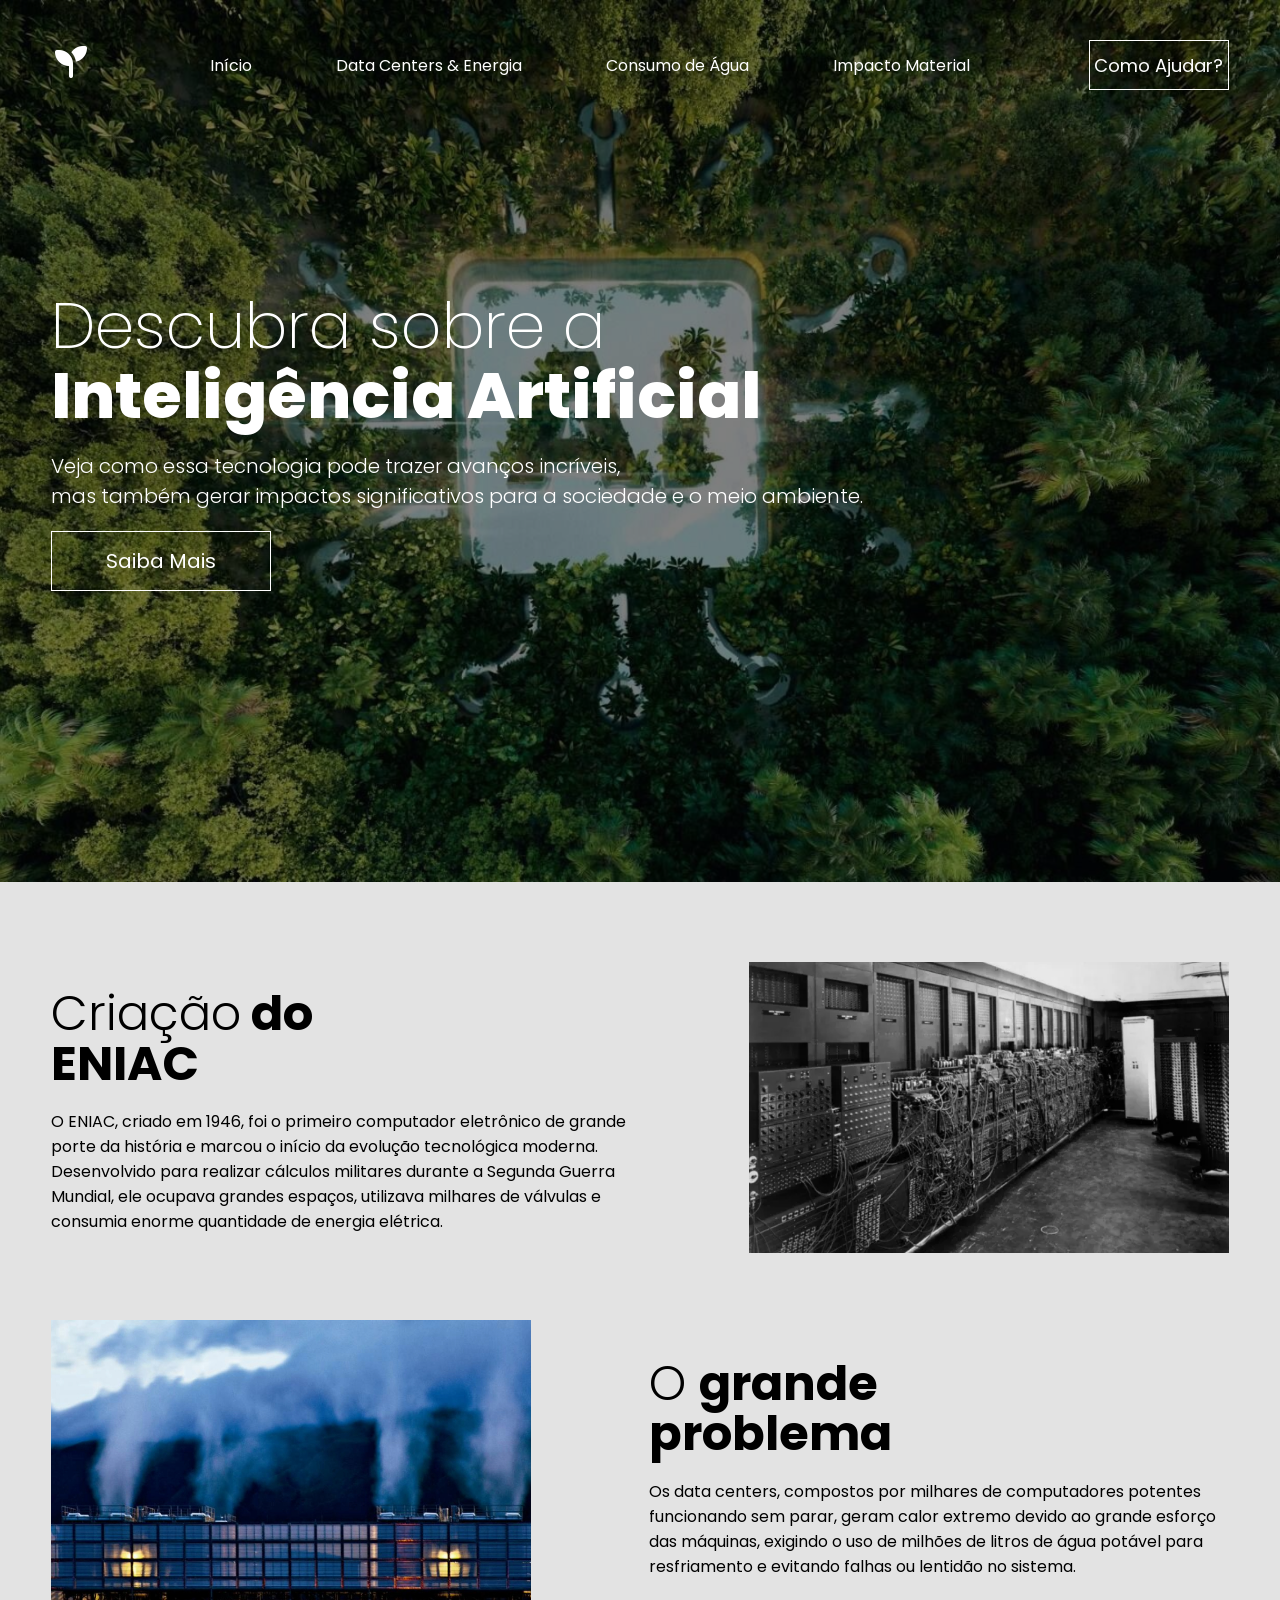
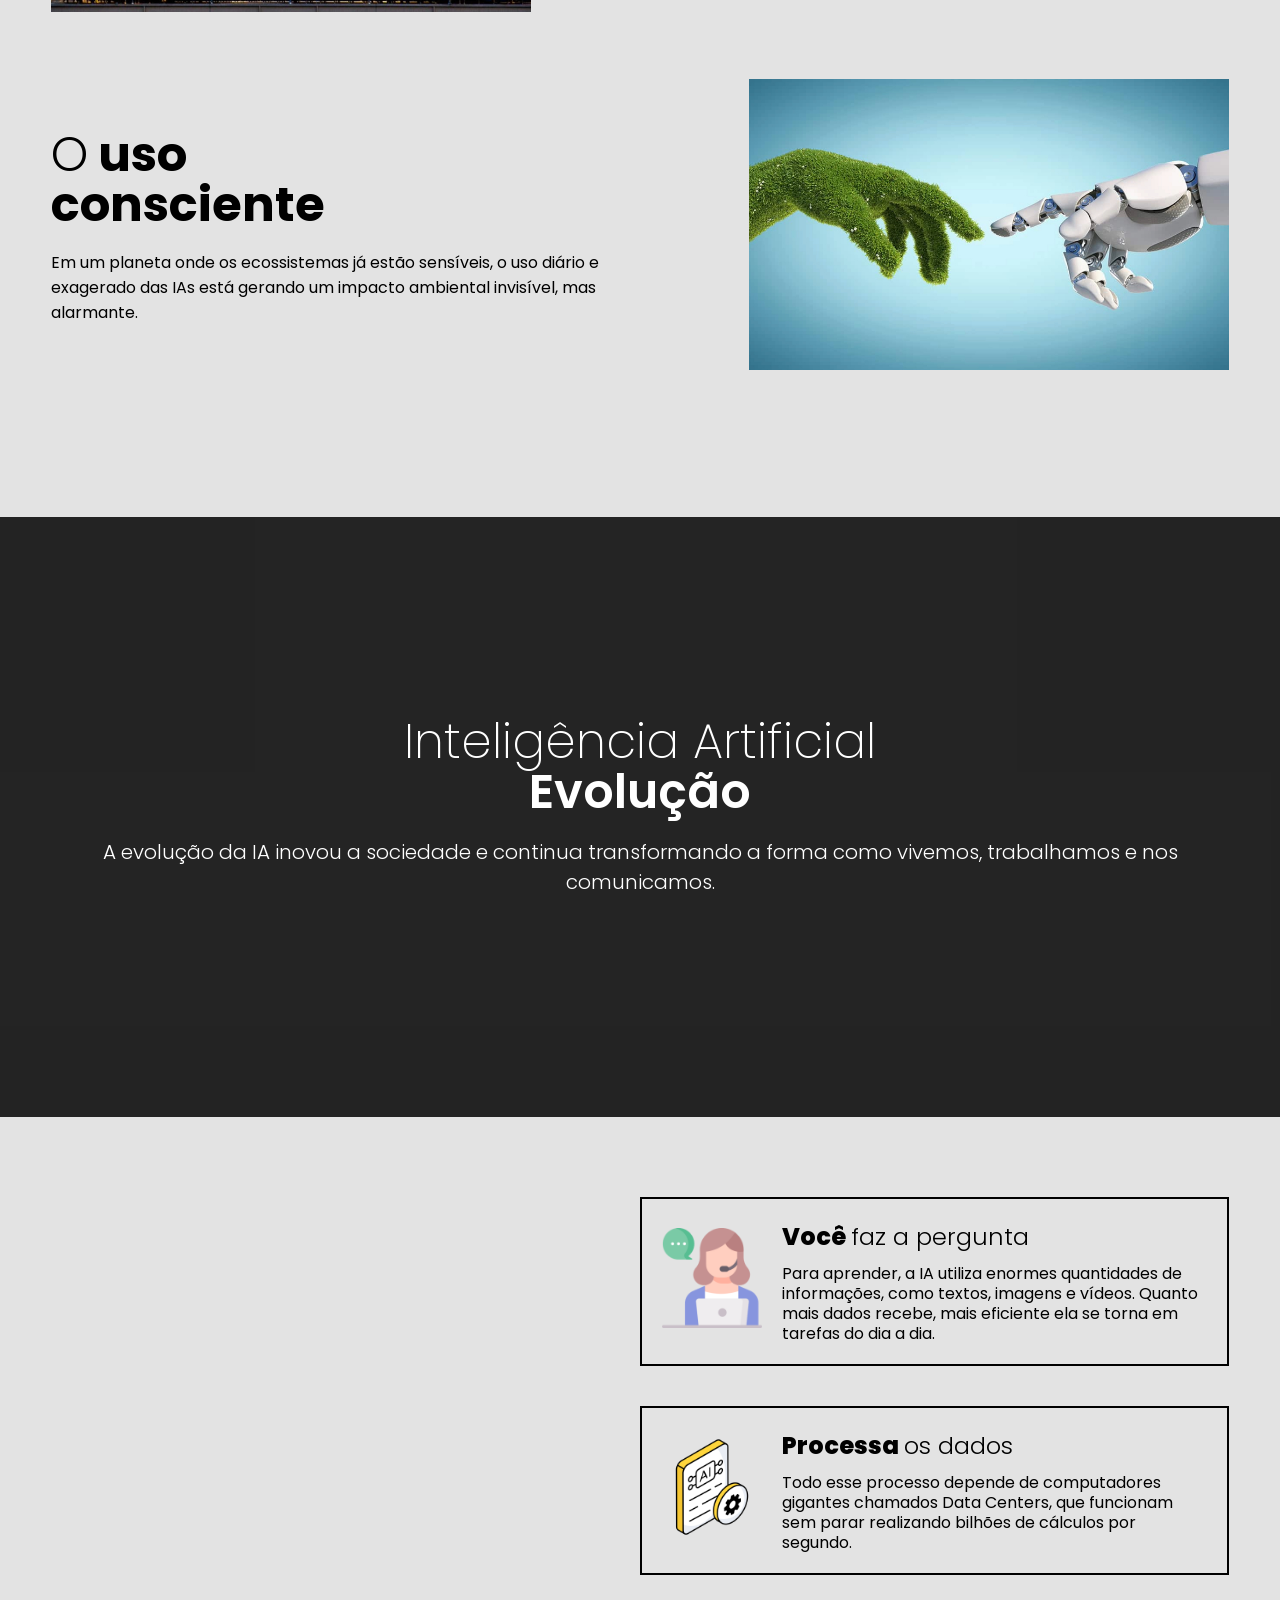
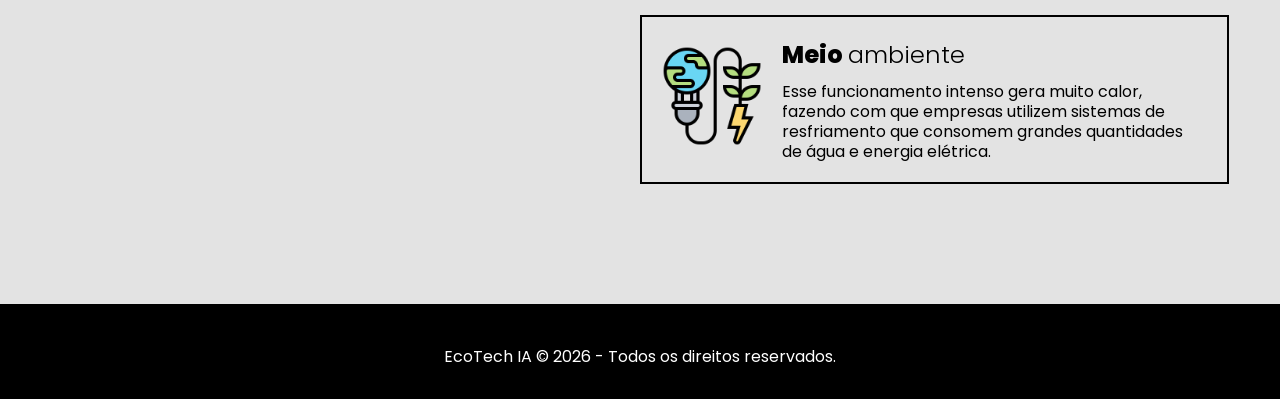
<file: index.html>
<!DOCTYPE html>
<html lang="pt-br">
<head>
    <meta charset="UTF-8">
    <meta name="viewport" content="width=device-width, initial-scale=1.0">
    <link rel="stylesheet" href="css/style.css">
    <link rel="stylesheet" href="css/responsive.css" media="screen">

    <!-- Google Fonts -->
    <link rel="preconnect" href="https://fonts.googleapis.com">
    <link rel="preconnect" href="https://fonts.gstatic.com" crossorigin>
    <link href="https://fonts.googleapis.com/css2?family=Poppins:ital,wght@0,100;0,200;0,300;0,400;0,500;0,600;0,700;0,800;0,900;1,100;1,200;1,300;1,400;1,500;1,600;1,700;1,800;1,900&display=swap" rel="stylesheet">
    <!-- /Google Fonts -->

    <title>IA e Meio Ambiente</title>
</head>
<body>
    <header id="header">
        <div class="interface">
            <section class="logo">
                <img class="logo-branca" src="images/logo.png" alt="Logotipo do site">
                <img class="logo-preta" src="images/logo-contraste.png" alt="Logotipo do site">
            </section>

            <section class="menu-desktop">
                <nav>
                    <ul>
                        <li><a href="index.html">Início</a></li>
                        <li><a href="pages/energia.html">Data Centers & Energia</a></li>
                        <li><a href="pages/agua.html">Consumo de Água</a></li>
                        <li><a href="pages/impacto.html">Impacto Material</a></li>
                    </ul>
                </nav>
            </section>

            <section class="btn-ajuda">
                <a href="pages/ajuda.html">
                    <button>Como Ajudar?</button>
                </a>
            </section>

            <div class="btn-menu-mob" id="btn-menu-mob">
                <div class="line-menumob-1"></div>
                <div class="line-menumob-2"></div>
            </div>
        </div>

        <section class="menu-mobile" id="menu-mobile">
                <nav>
                    <ul>
                        <li><a href="index.html">Início</a></li>
                        <li><a href="pages/energia.html">Data Centers & Energia</a></li>
                        <li><a href="pages/agua.html">Consumo de Água</a></li>
                        <li><a href="pages/impacto.html">Impacto Material</a></li>
                    </ul>
                </nav>
            </section>
    </header>

    <section class="hero-site">
        <div class="interface">
            <div class="txt-hero">
                <h1>Descubra sobre a <span>Inteligência Artificial</span></h1>
                <p>Veja como essa tecnologia pode trazer avanços incríveis, <span>mas também gerar impactos significativos para a sociedade e o meio ambiente.</span></p>
                <a href="#historia">
                    <button>Saiba Mais</button>
                </a>
            </div>
        </div>
    </section>

    <section class="historia" id="historia">
        <div class="interface">
            <article class="itens-container">
                <div class="txt-itens">
                    <h3><span>Criação</span> do<br> ENIAC</h3>
                    <p>O ENIAC, criado em 1946, foi o primeiro computador eletrônico de grande porte da história e marcou o início da evolução tecnológica moderna. Desenvolvido para realizar cálculos militares durante a Segunda Guerra Mundial, ele ocupava grandes espaços, utilizava milhares de válvulas e consumia enorme quantidade de energia elétrica.</p>
                </div>

                <div class="img-itens">
                    <img src="images/eniac.png">
                </div>
            </article>

            <article class="itens-container">
                <div class="img-itens item-1">
                    <img src="images/resfriamento-ia.jpg">
                </div>

                <div class="txt-itens item-2">
                    <h3><span>O </span> grande<br> problema</h3>
                    <p>Os data centers, compostos por milhares de computadores potentes funcionando sem parar, geram calor extremo devido ao grande esforço das máquinas, exigindo o uso de milhões de litros de água potável para resfriamento e evitando falhas ou lentidão no sistema.</p>
                </div>

                
            </article>

            <article class="itens-container">
                <div class="txt-itens">
                    <h3><span>O</span> uso<br> consciente</h3>
                    <p>Em um planeta onde os ecossistemas já estão sensíveis, o uso diário e exagerado das IAs está gerando um impacto ambiental invisível, mas alarmante.</p>
                </div>

                <div class="img-itens">
                    <img src="images/uso-consciente.jpg">
                </div>
            </article>
        </div>
    </section>

    <section class="ia">
        <div class="interface">
            <h3>Inteligência Artificial <span>Evolução</span></h3>
            <p>A evolução da IA inovou a sociedade e continua transformando a forma como vivemos, trabalhamos e nos comunicamos.</p>
        </div>

        <div class="overlay"></div>

    </section>

    <section class="como-funciona">
        <div class="interface">
            <div class="txt-funciona">
                <h3>Como <span>Funciona?</span></h3>
            </div>

            <div class="instrucoes">

                <article class="instru-box">
                    <div class="img-instru-box">
                        <img src="images/pergunta.png">
                    </div>
                    <div class="txt-instru-box">
                        <h4>Você <span>faz a pergunta</span></h4>
                        <p>Para aprender, a IA utiliza enormes quantidades de informações, como textos, imagens e vídeos. Quanto mais dados recebe, mais eficiente ela se torna em tarefas do dia a dia.</p>
                    </div>
                </article>

                <article class="instru-box">
                    <div class="img-instru-box">
                        <img src="images/data-center.png">
                    </div>
                    <div class="txt-instru-box">
                        <h4>Processa <span>os dados</span></h4>
                        <p>Todo esse processo depende de computadores gigantes chamados Data Centers, que funcionam sem parar realizando bilhões de cálculos por segundo.</p>
                    </div>
                </article>

                <article class="instru-box">
                    <div class="img-instru-box">
                        <img src="images/energia.png">
                    </div>
                    <div class="txt-instru-box">
                        <h4>Meio <span>ambiente</span></h4>
                        <p>Esse funcionamento intenso gera muito calor, fazendo com que empresas utilizem sistemas de resfriamento que consomem grandes quantidades de água e energia elétrica.</p>
                    </div>
                </article>
            </div>
        </div>
    </section>

    <footer>
        <div class="interface">
            <section class="bottom-footer">
                <p>EcoTech IA &copy; 2026 - Todos os direitos reservados.</p>
            </section>
            
        </div>
    </footer>

    <!-- Scripts de JS -->
    <script src="js/menu.js"></script>
    <script src="js/btn-menu-mob.js"></script>
</body>
</html>
</file>
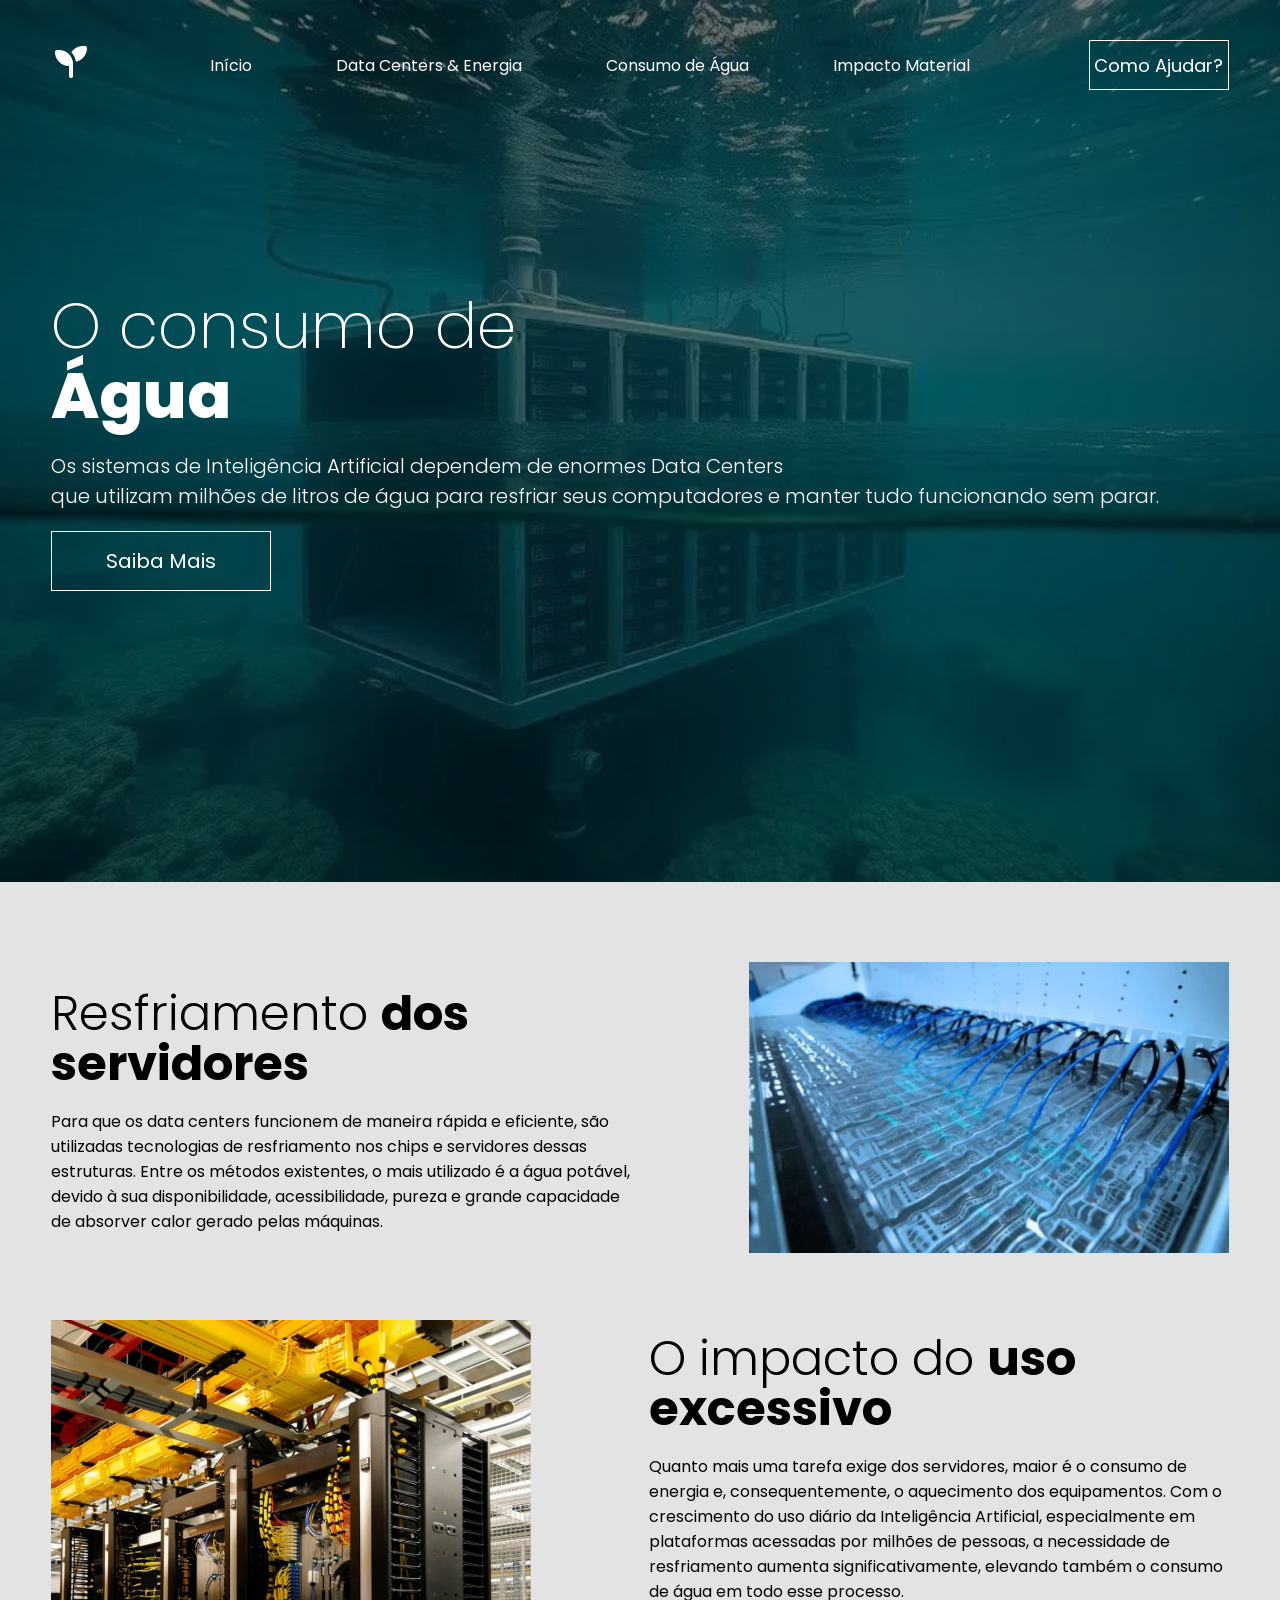
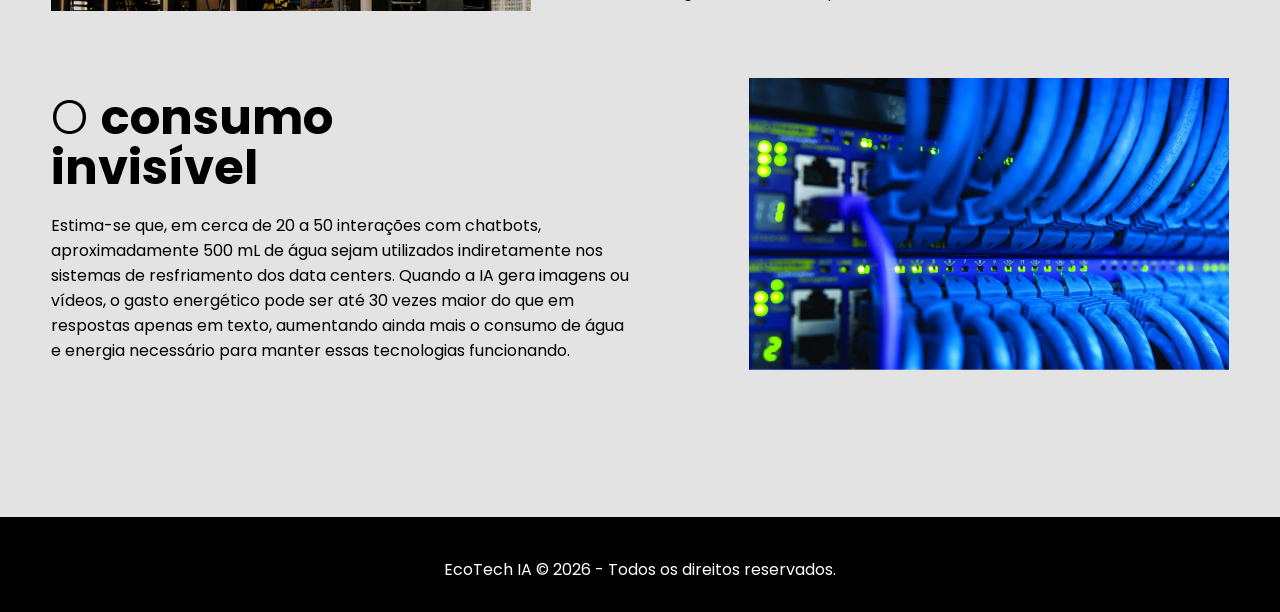
<file: pages/agua.html>
<!DOCTYPE html>
<html lang="pt-br">
<head>
    <meta charset="UTF-8">
    <meta name="viewport" content="width=device-width, initial-scale=1.0">
    <link rel="stylesheet" href="../css/style.css">
    <link rel="stylesheet" href="../css/responsive.css" media="screen">

    <!-- Google Fonts -->
    <link rel="preconnect" href="https://fonts.googleapis.com">
    <link rel="preconnect" href="https://fonts.gstatic.com" crossorigin>
    <link href="https://fonts.googleapis.com/css2?family=Poppins:ital,wght@0,100;0,200;0,300;0,400;0,500;0,600;0,700;0,800;0,900;1,100;1,200;1,300;1,400;1,500;1,600;1,700;1,800;1,900&display=swap" rel="stylesheet">
    <!-- /Google Fonts -->

    <title>Data Centers & Energia</title>
</head>
<body class="agua">
    <header id="header">
        <div class="interface">
            <section class="logo">
                <img class="logo-branca" src="../images/logo.png" alt="Logotipo do site">
                <img class="logo-preta" src="../images/logo-contraste.png" alt="Logotipo do site">
            </section>

            <section class="menu-desktop">
                <nav>
                    <ul>
                        <li><a href="../index.html">Início</a></li>
                        <li><a href="energia.html">Data Centers & Energia</a></li>
                        <li><a href="agua.html">Consumo de Água</a></li>
                        <li><a href="impacto.html">Impacto Material</a></li>
                    </ul>
                </nav>
            </section>

            <section class="btn-ajuda">
                <a href="ajuda.html">
                    <button>Como Ajudar?</button>
                </a>
            </section>

            <div class="btn-menu-mob" id="btn-menu-mob">
                <div class="line-menumob-1"></div>
                <div class="line-menumob-2"></div>
            </div>
        </div>

        <section class="menu-mobile" id="menu-mobile">
                <nav>
                    <ul>
                        <li><a href="../index.html">Início</a></li>
                        <li><a href="energia.html">Data Centers & Energia</a></li>
                        <li><a href="agua.html">Consumo de Água</a></li>
                        <li><a href="impacto.html">Impacto Material</a></li>
                    </ul>
                </nav>
            </section>
    </header>

    <section class="hero-site">
        <div class="interface">
            <div class="txt-hero">
                <h1>O consumo de <span>Água</span></h1>
                <p>Os sistemas de Inteligência Artificial dependem de enormes Data Centers <span>que utilizam milhões de litros de água para resfriar seus computadores e manter tudo funcionando sem parar.</span></p>
                <a href="#estrutura">
                    <button>Saiba Mais</button>
                </a>
            </div>
        </div>
    </section>

    <section class="estrutura" id="estrutura">
        <div class="interface">
            <article class="itens-container">
                <div class="txt-itens">
                    <h3><span>Resfriamento </span>dos <br>servidores</h3>
                    <p>Para que os data centers funcionem de maneira rápida e eficiente, são utilizadas tecnologias de resfriamento nos chips e servidores dessas estruturas. Entre os métodos existentes, o mais utilizado é a água potável, devido à sua disponibilidade, acessibilidade, pureza e grande capacidade de absorver calor gerado pelas máquinas.</p>
                </div>

                <div class="img-itens">
                    <img src="../images/refriamento-dc.png">
                </div>
            </article>

            <article class="itens-container">
                <div class="img-itens item-1">
                    <img src="../images/2-agua.jpg">
                </div>

                <div class="txt-itens item-2">
                    <h3><span>O impacto do </span>uso <br>excessivo</h3>
                    <p>Quanto mais uma tarefa exige dos servidores, maior é o consumo de energia e, consequentemente, o aquecimento dos equipamentos. Com o crescimento do uso diário da Inteligência Artificial, especialmente em plataformas acessadas por milhões de pessoas, a necessidade de resfriamento aumenta significativamente, elevando também o consumo de água em todo esse processo.</p>
                </div>

                
            </article>

            <article class="itens-container">
                <div class="txt-itens">
                    <h3><span>O </span>consumo <br>invisível</h3>
                    <p>Estima-se que, em cerca de 20 a 50 interações com chatbots, aproximadamente 500 mL de água sejam utilizados indiretamente nos sistemas de resfriamento dos data centers. Quando a IA gera imagens ou vídeos, o gasto energético pode ser até 30 vezes maior do que em respostas apenas em texto, aumentando ainda mais o consumo de água e energia necessário para manter essas tecnologias funcionando.</p>
                </div>

                <div class="img-itens">
                    <img src="../images/3-agua.jpg">
                </div>
            </article>
        </div>
    </section>

    <footer>
        <div class="interface">
            <section class="bottom-footer">
                <p>EcoTech IA &copy; 2026 - Todos os direitos reservados.</p>
            </section>
            
        </div>
    </footer>

    <!-- Scripts de JS -->
    <script src="../js/menu.js"></script>
    <script src="../js/btn-menu-mob.js"></script>
</body>
</html>
</file>
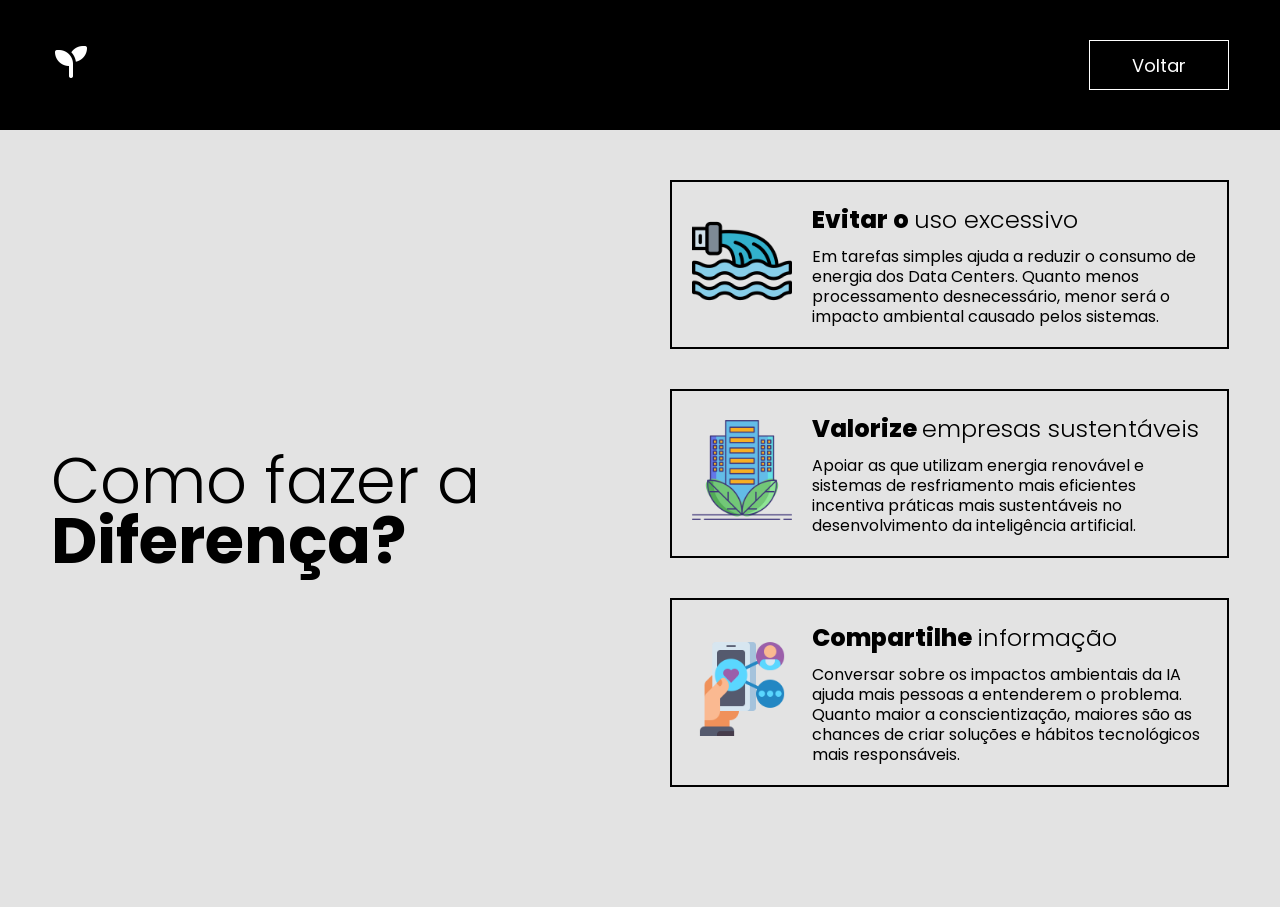
<file: pages/ajuda.html>
<!DOCTYPE html>
<html lang="pt-br">
<head>
    <meta charset="UTF-8">
    <meta name="viewport" content="width=device-width, initial-scale=1.0">
    <title>Como Ajudar?</title>
    <link rel="stylesheet" href="../css/style.css">
    <link rel="stylesheet" href="../css/responsive.css" media="screen">

    <!-- Google Fonts -->
    <link rel="preconnect" href="https://fonts.googleapis.com">
    <link rel="preconnect" href="https://fonts.gstatic.com" crossorigin>
    <link href="https://fonts.googleapis.com/css2?family=Poppins:ital,wght@0,100;0,200;0,300;0,400;0,500;0,600;0,700;0,800;0,900;1,100;1,200;1,300;1,400;1,500;1,600;1,700;1,800;1,900&display=swap" rel="stylesheet">
    <!-- /Google Fonts -->
</head>
<body class="ajuda">

    <header id="header">
        <div class="interface">
            <section class="logo">
                <img class="logo-branca" src="../images/logo.png" alt="Logotipo do site">
                <img class="logo-preta" src="../images/logo-contraste.png" alt="Logotipo do site">
            </section>

            <section class="btn-voltar">
                <button onclick="voltar()">Voltar</button>
            </section>

            <div class="btn-menu-mob" id="btn-menu-mob">
                <div class="line-menumob-1"></div>
                <div class="line-menumob-2"></div>
            </div>
        </div>
    </header>

    <section class="como-ajudar">
        <div class="interface">
            <div class="txt-ajudar">
                <h3>Como fazer a <span>Diferença?</span></h3>
            </div>

            <div class="ajudar">

                <article class="ajudar-box">
                    <div class="img-ajudar-box">
                        <img src="../images/agua-desperdicio.png">
                    </div>
                    <div class="txt-ajudar-box">
                        <h4>Evitar o  <span>uso excessivo</span></h4>
                        <p>Em tarefas simples ajuda a reduzir o consumo de energia dos Data Centers. Quanto menos processamento desnecessário, menor será o impacto ambiental causado pelos sistemas.</p>
                    </div>
                </article>

                <article class="ajudar-box">
                    <div class="img-ajudar-box">
                        <img src="../images/empresa-sustentavel.png">
                    </div>
                    <div class="txt-ajudar-box">
                        <h4>Valorize <span>empresas sustentáveis</span></h4>
                        <p>Apoiar as que utilizam energia renovável e sistemas de resfriamento mais eficientes incentiva práticas mais sustentáveis no desenvolvimento da inteligência artificial.</p>
                    </div>
                </article>

                <article class="ajudar-box">
                    <div class="img-ajudar-box">
                        <img src="../images/compartilhar.png">
                    </div>
                    <div class="txt-ajudar-box">
                        <h4>Compartilhe <span>informação</span></h4>
                        <p>Conversar sobre os impactos ambientais da IA ajuda mais pessoas a entenderem o problema. Quanto maior a conscientização, maiores são as chances de criar soluções e hábitos tecnológicos mais responsáveis.</p>
                    </div>
                </article>
            </div>
        </div>
    </section>

    <script>
        function voltar(){
            if (document.referrer && document.referrer !== "") {
                history.back();
            } else {
                window.location.href = "../index.html";
            }
        }
    </script>
</body>
</html>
</file>
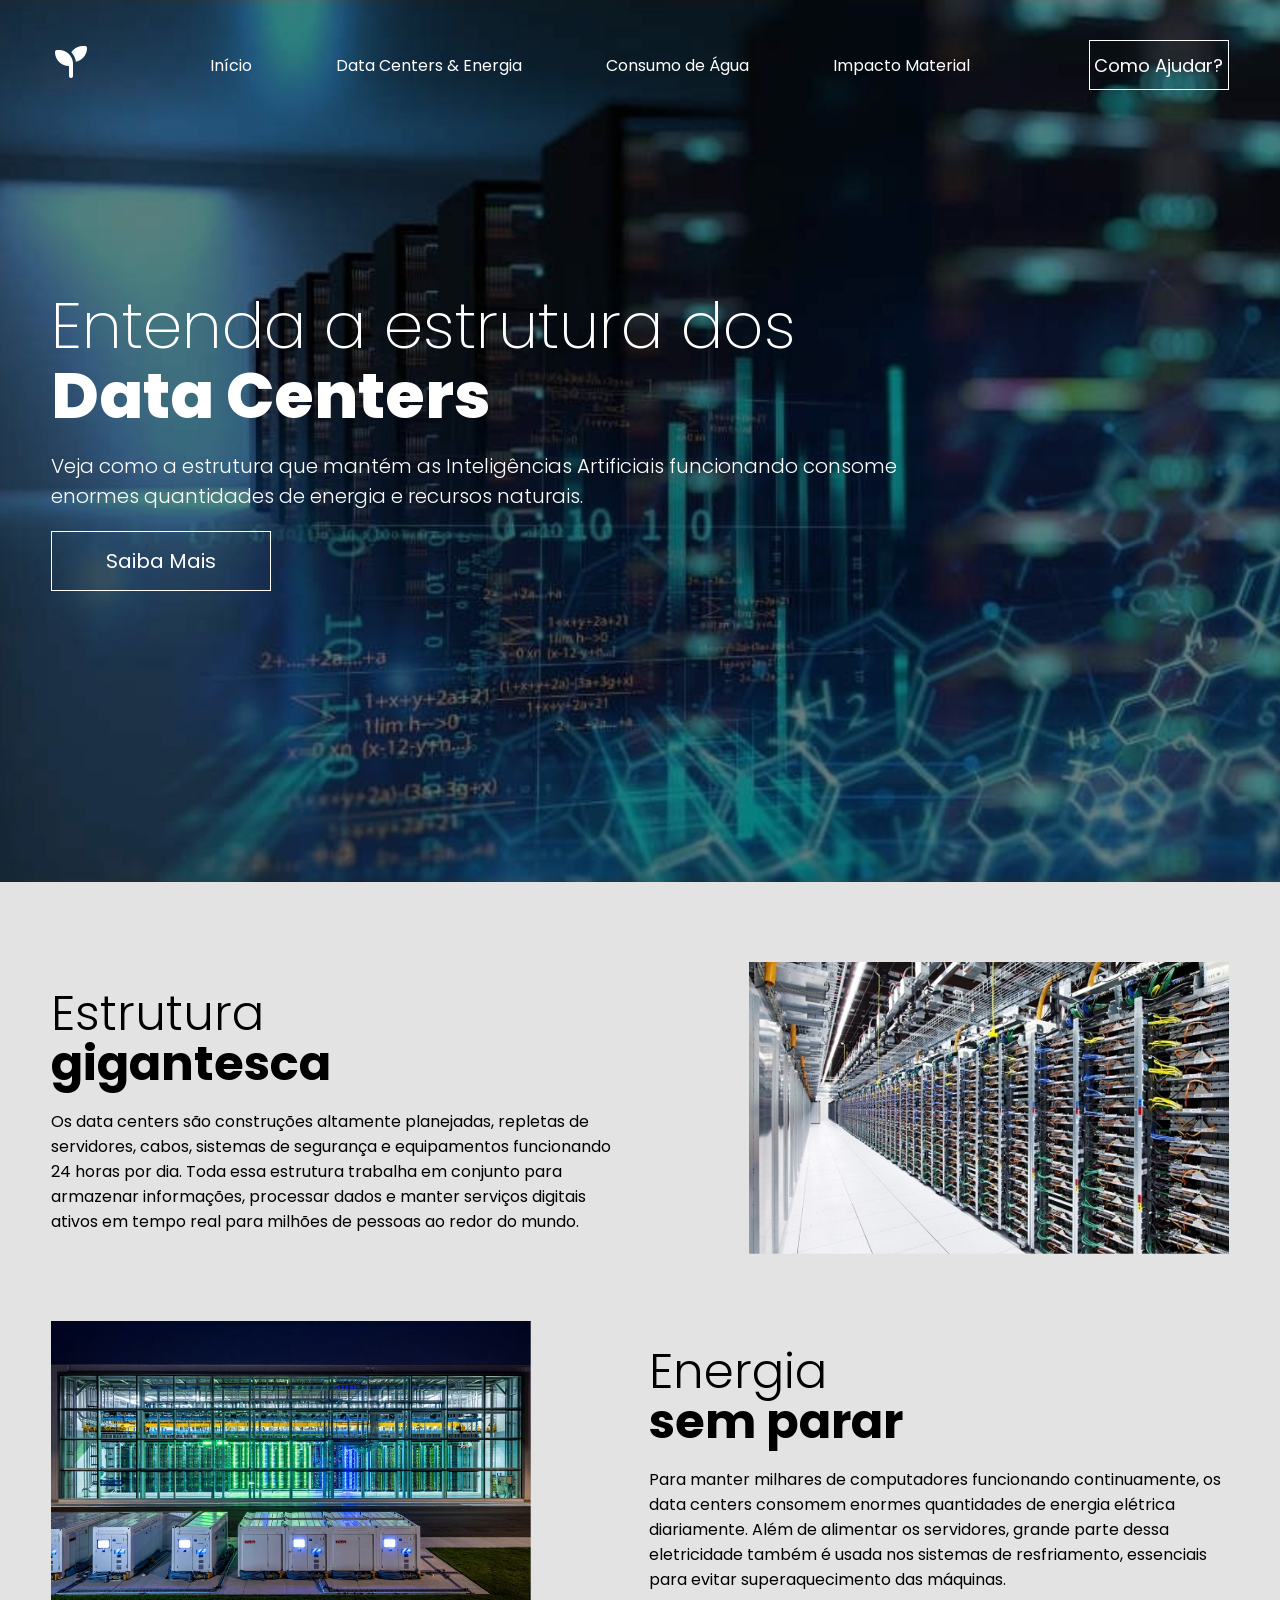
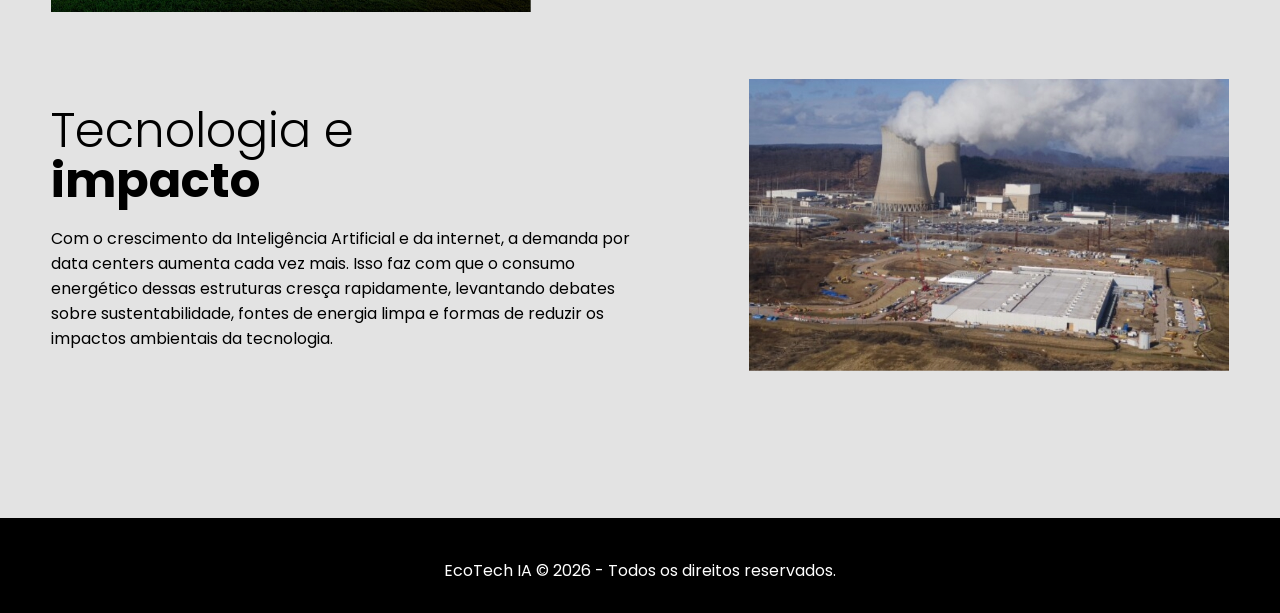
<file: pages/energia.html>
<!DOCTYPE html>
<html lang="pt-br">
<head>
    <meta charset="UTF-8">
    <meta name="viewport" content="width=device-width, initial-scale=1.0">
    <link rel="stylesheet" href="../css/style.css">
    <link rel="stylesheet" href="../css/responsive.css" media="screen">

    <!-- Google Fonts -->
    <link rel="preconnect" href="https://fonts.googleapis.com">
    <link rel="preconnect" href="https://fonts.gstatic.com" crossorigin>
    <link href="https://fonts.googleapis.com/css2?family=Poppins:ital,wght@0,100;0,200;0,300;0,400;0,500;0,600;0,700;0,800;0,900;1,100;1,200;1,300;1,400;1,500;1,600;1,700;1,800;1,900&display=swap" rel="stylesheet">
    <!-- /Google Fonts -->

    <title>Data Centers & Energia</title>
</head>
<body class="energia">
    <header id="header">
        <div class="interface">
            <section class="logo">
                <img class="logo-branca" src="../images/logo.png" alt="Logotipo do site">
                <img class="logo-preta" src="../images/logo-contraste.png" alt="Logotipo do site">
            </section>

            <section class="menu-desktop">
                <nav>
                    <ul>
                        <li><a href="../index.html">Início</a></li>
                        <li><a href="energia.html">Data Centers & Energia</a></li>
                        <li><a href="agua.html">Consumo de Água</a></li>
                        <li><a href="impacto.html">Impacto Material</a></li>

                </nav>
            </section>

            <section class="btn-ajuda">
                <a href="ajuda.html">
                    <button>Como Ajudar?</button>
                </a>
            </section>

            <div class="btn-menu-mob" id="btn-menu-mob">
                <div class="line-menumob-1"></div>
                <div class="line-menumob-2"></div>
            </div>
        </div>

        <section class="menu-mobile" id="menu-mobile">
                <nav>
                    <ul>
                        <li><a href="../index.html">Início</a></li>
                        <li><a href="energia.html">Data Centers & Energia</a></li>
                        <li><a href="agua.html">Consumo de Água</a></li>
                        <li><a href="impacto.html">Impacto Material</a></li>
                    </ul>
                </nav>
            </section>
    </header>

    <section class="hero-site">
        <div class="interface">
            <div class="txt-hero">
                <h1>Entenda a estrutura dos <span>Data Centers</span></h1>
                <p>Veja como a estrutura que mantém as Inteligências Artificiais funcionando consome <span>enormes quantidades de energia e recursos naturais.</span></p>
                <a href="#estrutura">
                    <button>Saiba Mais</button>
                </a>
            </div>
        </div>
    </section>

    <section class="estrutura" id="estrutura">
        <div class="interface">
            <article class="itens-container">
                <div class="txt-itens">
                    <h3><span>Estrutura </span><br>gigantesca</h3>
                    <p>Os data centers são construções altamente planejadas, repletas de servidores, cabos, sistemas de segurança e equipamentos funcionando 24 horas por dia. Toda essa estrutura trabalha em conjunto para armazenar informações, processar dados e manter serviços digitais ativos em tempo real para milhões de pessoas ao redor do mundo.</p>
                </div>

                <div class="img-itens">
                    <img src="../images/data-center-estrutura.jpg">
                </div>
            </article>

            <article class="itens-container">
                <div class="img-itens item-1">
                    <img src="../images/energia-data.jpg">
                </div>

                <div class="txt-itens item-2">
                    <h3><span>Energia </span><br> sem parar</h3>
                    <p>Para manter milhares de computadores funcionando continuamente, os data centers consomem enormes quantidades de energia elétrica diariamente. Além de alimentar os servidores, grande parte dessa eletricidade também é usada nos sistemas de resfriamento, essenciais para evitar superaquecimento das máquinas.</p>
                </div>

                
            </article>

            <article class="itens-container">
                <div class="txt-itens">
                    <h3><span>Tecnologia e </span><br> impacto</h3>
                    <p>Com o crescimento da Inteligência Artificial e da internet, a demanda por data centers aumenta cada vez mais. Isso faz com que o consumo energético dessas estruturas cresça rapidamente, levantando debates sobre sustentabilidade, fontes de energia limpa e formas de reduzir os impactos ambientais da tecnologia.</p>
                </div>

                <div class="img-itens">
                    <img src="../images/impacto-data.jpg">
                </div>
            </article>
        </div>
    </section>

    

    <footer>
        <div class="interface">
            <section class="bottom-footer">
                <p>EcoTech IA &copy; 2026 - Todos os direitos reservados.</p>
            </section>
            
        </div>
    </footer>

    <!-- Scripts de JS -->
    <script src="../js/menu.js"></script>
    <script src="../js/btn-menu-mob.js"></script>
</body>
</html>
</file>
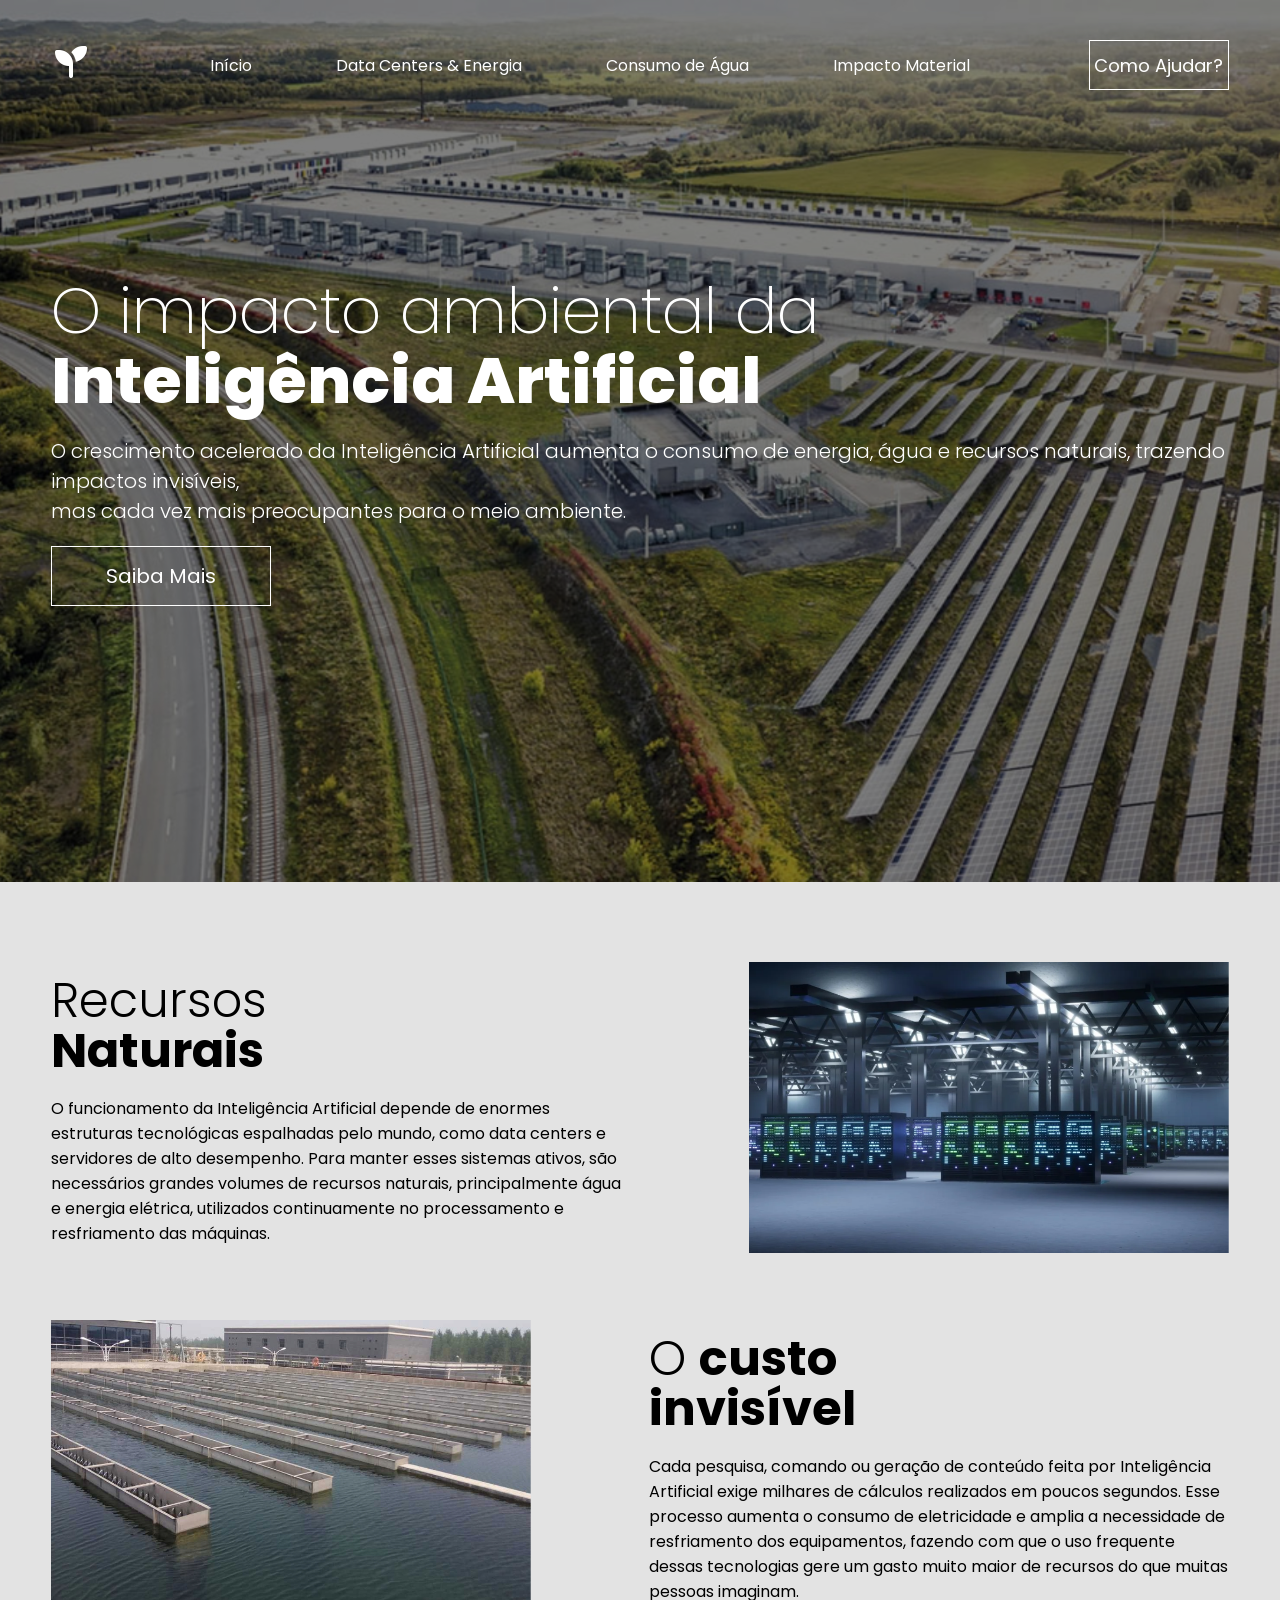
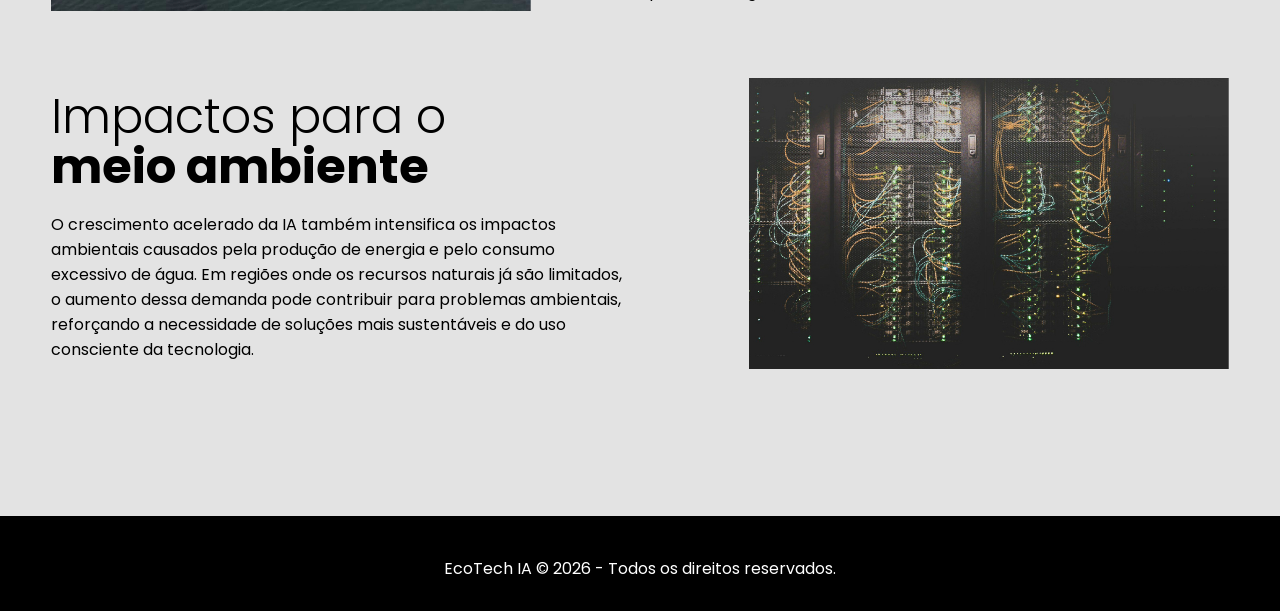
<file: pages/impacto.html>
<!DOCTYPE html>
<html lang="pt-br">
<head>
    <meta charset="UTF-8">
    <meta name="viewport" content="width=device-width, initial-scale=1.0">
    <link rel="stylesheet" href="../css/style.css">
    <link rel="stylesheet" href="../css/responsive.css" media="screen">

    <!-- Google Fonts -->
    <link rel="preconnect" href="https://fonts.googleapis.com">
    <link rel="preconnect" href="https://fonts.gstatic.com" crossorigin>
    <link href="https://fonts.googleapis.com/css2?family=Poppins:ital,wght@0,100;0,200;0,300;0,400;0,500;0,600;0,700;0,800;0,900;1,100;1,200;1,300;1,400;1,500;1,600;1,700;1,800;1,900&display=swap" rel="stylesheet">
    <!-- /Google Fonts -->

    <title>Data Centers & Energia</title>
</head>
<body class="impacto">
    <header id="header">
        <div class="interface">
            <section class="logo">
                <img class="logo-branca" src="../images/logo.png" alt="Logotipo do site">
                <img class="logo-preta" src="../images/logo-contraste.png" alt="Logotipo do site">
            </section>

            <section class="menu-desktop">
                <nav>
                    <ul>
                        <li><a href="../index.html">Início</a></li>
                        <li><a href="energia.html">Data Centers & Energia</a></li>
                        <li><a href="agua.html">Consumo de Água</a></li>
                        <li><a href="impacto.html">Impacto Material</a></li>
                    </ul>
                </nav>
            </section>

            <section class="btn-ajuda">
                <a href="ajuda.html">
                    <button>Como Ajudar?</button>
                </a>
            </section>

            <div class="btn-menu-mob" id="btn-menu-mob">
                <div class="line-menumob-1"></div>
                <div class="line-menumob-2"></div>
            </div>
        </div>

        <section class="menu-mobile" id="menu-mobile">
                <nav>
                    <ul>
                        <li><a href="../index.html">Início</a></li>
                        <li><a href="energia.html">Data Centers & Energia</a></li>
                        <li><a href="agua.html">Consumo de Água</a></li>
                        <li><a href="impacto.html">Impacto Material</a></li>
                    </ul>
                </nav>
            </section>
    </header>

    <section class="hero-site">
        <div class="interface">
            <div class="txt-hero">
                <h1>O impacto ambiental da <span>Inteligência Artificial</span></h1>
                <p>O crescimento acelerado da Inteligência Artificial aumenta o consumo de energia, água e recursos naturais, trazendo impactos invisíveis, <span>mas cada vez mais preocupantes para o meio ambiente.</span></p>
                <a href="#estrutura">
                    <button>Saiba Mais</button>
                </a>
            </div>
        </div>
    </section>

    <section class="estrutura" id="estrutura">
        <div class="interface">
            <article class="itens-container">
                <div class="txt-itens">
                    <h3><span>Recursos</span><br>Naturais</h3>
                    <p>O funcionamento da Inteligência Artificial depende de enormes estruturas tecnológicas espalhadas pelo mundo, como data centers e servidores de alto desempenho. Para manter esses sistemas ativos, são necessários grandes volumes de recursos naturais, principalmente água e energia elétrica, utilizados continuamente no processamento e resfriamento das máquinas.</p>
                </div>

                <div class="img-itens">
                    <img src="../images/impacto-1.png">
                </div>
            </article>

            <article class="itens-container">
                <div class="img-itens item-1">
                    <img src="../images/impacto-2.jpg">
                </div>

                <div class="txt-itens item-2">
                    <h3><span>O </span>custo <br>invisível</h3>
                    <p>Cada pesquisa, comando ou geração de conteúdo feita por Inteligência Artificial exige milhares de cálculos realizados em poucos segundos. Esse processo aumenta o consumo de eletricidade e amplia a necessidade de resfriamento dos equipamentos, fazendo com que o uso frequente dessas tecnologias gere um gasto muito maior de recursos do que muitas pessoas imaginam.</p>
                </div>

                
            </article>

            <article class="itens-container">
                <div class="txt-itens">
                    <h3><span>Impactos para o </span><br>meio ambiente</h3>
                    <p>O crescimento acelerado da IA também intensifica os impactos ambientais causados pela produção de energia e pelo consumo excessivo de água. Em regiões onde os recursos naturais já são limitados, o aumento dessa demanda pode contribuir para problemas ambientais, reforçando a necessidade de soluções mais sustentáveis e do uso consciente da tecnologia.</p>
                </div>

                <div class="img-itens">
                    <img src="../images/impacto-3.jpg">
                </div>
            </article>
        </div>
    </section>

    <footer>
        <div class="interface">
            <section class="bottom-footer">
                <p>EcoTech IA &copy; 2026 - Todos os direitos reservados.</p>
            </section>
            
        </div>
    </footer>

    <!-- Scripts de JS -->
    <script src="../js/menu.js"></script>
    <script src="../js/btn-menu-mob.js"></script>
</body>
</html>
</file>
<file: css/style.css>
*{
    margin: 0;
    padding: 0;
    box-sizing: border-box;
    font-family: "Poppins", sans-serif;
}

html{
    scroll-behavior: smooth;
    transition: .5s;
}

body {
    background-color: #E3E3E3;
}

.interface {
    max-width: 1280px;
    margin: 0 auto;
    padding: 0 4%;
}

header .btn-ajuda button, .hero-site button, .ia button, .ajuda .btn-voltar button{
    font-size: 18px;
    background-color: transparent;
    border: 1px solid #fff;
    color: #fff;
    cursor: pointer;
    transform: .5s;
}

header .btn-ajuda button:hover, .hero-site button:hover, .ia button:hover, .ajuda .btn-voltar button:hover{
    background-color: #fff;
    color: #000;
}

/* Estilo do header */
header, .energia header, .agua header, .impacto header{
    width: 100%;
    padding: 40px 0;
    position: fixed;
    top: 0;
    left: 0;

    transition: .5s;
    z-index: 999;
}

header .interface, .energia header .interface, .agua header .interface, .impacto header .interface{
    display: flex;
    justify-content: space-between;
    align-items: center;
}

header .logo img, .energia header .logo img, .agua header .logo img, .impacto header .logo img{
    max-width: 40px;
}

/* Estilo do botão de menu mobile */

header .btn-menu-mob, .energia header .btn-menu-mob, .agua header .btn-menu-mob, .impacto header .btn-menu-mob, .ajuda header .btn-menu-mob{
    display: none;
    position: relative;
    z-index: 999;
}

header .btn-menu-mob div, .energia header .btn-menu-mob div, .agua header .btn-menu-mob div, .impacto header .btn-menu-mob div, .ajuda header .btn-menu-mob div{
    background-color: #fff;
    height: 3px;
    margin: 10px 0;
    transition: .2s;
}


header .btn-menu-mob .line-menumob-1, .energia header .btn-menu-mob .line-menumob-1, .agua header .btn-menu-mob .line-menumob-1, .impacto header .btn-menu-mob .line-menumob-1, .ajuda header .btn-menu-mob .line-menumob-1{
    width: 30px;
}

header .btn-menu-mob .line-menumob-2, .energia header .btn-menu-mob .line-menumob-2, .agua header .btn-menu-mob .line-menumob-2, .impacto header .btn-menu-mob .line-menumob-2, .ajuda header .btn-menu-mob .line-menumob-2{
    width: 20px;
}

header.rolar .btn-menu-mob div{
    background-color: #000;
}

header .btn-menu-mob .line-menumob-1.ativo1, .energia header .btn-menu-mob .line-menumob-1.ativo1, .agua header .btn-menu-mob .line-menumob-1.ativo1, .impacto header .btn-menu-mob .line-menumob-1.ativo1, .ajuda header .btn-menu-mob .line-menumob-1.ativo1{
    transform: rotate(45deg) translate(30%);
    background-color: #fff;
}

header .btn-menu-mob .line-menumob-2.ativo2, .energia header .btn-menu-mob .line-menumob-2.ativo2, .agua header .btn-menu-mob .line-menumob-2.ativo2, .impacto header .btn-menu-mob .line-menumob-2.ativo2, .ajuda header .btn-menu-mob .line-menumob-2.ativo2{
    transform: rotate(-45deg) translate(30%);
    width: 30px;
    background-color: #fff;
}

/* Estilo menu mobile */
.menu-mobile, .energia .menu-mobile, .agua .menu-mobile, .impacto .menu-mobile, .ajuda .menu-mobile{
    width: 0;
    height: 0;
    background-color: #000;
    position: absolute;
    top: 0;
    right: 0;

    display: flex;
    align-items: center;
    justify-content: center;
    text-align: center;

    overflow: hidden;
    transition: .5s;
}

.menu-mobile nav ul, .energia .menu-mobile nav ul, .agua .menu-mobile nav ul, .impacto .menu-mobile nav ul, .ajuda .menu-mobile nav ul{
    list-style-type: none;
}

.menu-mobile nav a, .energia .menu-mobile nav a, .agua .menu-mobile nav a, .impacto .menu-mobile nav a, .ajuda .menu-mobile nav a{
    font-size: 24px;
    text-decoration: none;
    color: #fff;
    padding: 20px 0;
    display: block;
    transition: .2s;
}

.menu-mobile nav a:hover, .energia .menu-mobile nav a:hover, .agua .menu-mobile nav a:hover, .impacto .menu-mobile nav a:hover, .ajuda .menu-mobile nav a:hover{
    background-color: #fff;
    color: #000;
    box-shadow: 0 0 20px #fff;
}

header .menu-mobile.abrir, .energia header .menu-mobile.abrir, .agua header .menu-mobile.abrir, .impacto header .menu-mobile.abrir, .ajuda header .menu-mobile.abrir{
    width: 100%;
    height: 100vh;
}

body.no-overflow{
    overflow: hidden;
}

.menu-mobile nav{
    width: 100%;
}

/* Estilo do menu dinâmico */

header .logo img.logo-preta, .energia header .logo img.logo-preta, .agua header .logo img.logo-preta, .impacto header .logo img.logo-preta{
    display: none;
}

header.rolar, .energia header.rolar, .agua header.rolar{
    background-color: #fff;
    padding: 20px 0;
    box-shadow: 0 0 8px #00000061;
}

header.rolar .menu-desktop nav ul li a, .energia header.rolar .menu-desktop nav ul li a, .agua header.rolar .menu-desktop nav ul li a, .impacto header.rolar .menu-desktop nav ul li a, header.rolar .btn-ajuda button, .energia header.rolar .btn-ajuda button, agua header.rolar .btn-ajuda button, impacto header.rolar .btn-ajuda button{
    color: #000;
}

header.rolar .btn-ajuda button, .energia header.rolar .btn-ajuda button, agua header.rolar .btn-ajuda button, impacto header.rolar .btn-ajuda button{
    border: 1px solid #000;
    color: #000;
}

header.rolar .btn-ajuda button:hover, .energia header.rolar .btn-ajuda button:hover, .agua header.rolar .btn-ajuda button:hover, .impacto header.rolar .btn-ajuda button:hover{
    background-color: #000;
    color: #fff;
}

header.rolar .logo img.logo-branca, .energia header.rolar .logo img.logo-branca, .agua header.rolar .logo img.logo-branca{
    display: none;
}

header.rolar .logo img.logo-preta, .energia header.rolar .logo img.logo-preta, .agua header.rolar .logo img.logo-preta, .impacto header.rolar .logo img.logo-preta{
    display: block;
}

/* ------------------------ */

header .menu-desktop nav ul, .energia header .menu-desktop nav ul, .agua header .menu-desktop nav ul{
    list-style-type: none;
}

header .menu-desktop nav ul li, .energia header .menu-desktop nav ul li, .agua header .menu-desktop nav ul li, .impacto header .menu-desktop nav ul li{
    display: inline-block;
    margin: 0 40px;
}

header .menu-desktop nav ul li a, .energia header .menu-desktop nav ul li a, .agua header .menu-desktop nav ul li a, .impacto header .menu-desktop nav ul li a{
    color: #fff;
    text-decoration: none;
    display: inline-block;
    transition: .2s;
}

.menu-desktop nav a:hover, .energia .menu-desktop nav a:hover, .agua .menu-desktop nav a:hover, .impacto .menu-desktop nav a:hover{
    transform: scale(1.05);
}

header .btn-ajuda button, .energia header .btn-ajuda button, .agua header .btn-ajuda button, .impacto header .btn-ajuda button{
    width: 140px;
    height: 50px;
}

/* Estilo do hero */
section.hero-site {
    height: 98vh;
    background-image: url(../images/bg-inicio-site.png);
    background-repeat: no-repeat;
    background-size: cover;
    background-position: center;
    color: #fff;
    background-color: rgba(0, 0, 0, 0.5);
    background-blend-mode: multiply;
}

.hero-site .interface{
    display: flex;
    align-items: center;
    height: 100%;
}

.hero-site .txt-hero h1{
    font-size: 4em;
    line-height: 70px;
    font-weight: 200;
}

.hero-site .txt-hero h1 span{
    display: block;
    font-weight: 800;
}

.hero-site .txt-hero p{
    font-size: 20px;
    font-weight: 300;
    margin: 20px 0;
}

.hero-site .txt-hero p span{
    display: block;
}

.hero-site button{
    width: 220px;
    height: 60px;
    font-size: 20px;
}

/* Estilo da criação do ENIAC */
section.historia, section.estrutura{
    padding: 80px 0;
}

.historia .itens-container, .estrutura .itens-container{
    display: flex;
    align-items: center;
    justify-content: space-between;
    gap: 10%;
    margin-bottom: 60px;
}

.historia .itens-container .img-itens img, .estrutura .itens-container .img-itens img{
    max-width: 480px;
}

.historia .itens-container .txt-itens h3, .estrutura .itens-container .txt-itens h3{
    font-size: 3em;
    line-height: 50px;
    margin-bottom: 20px;
}

.itens-container .txt-itens h3 span, .estrutura .itens-container .txt-itens h3 span{
    font-weight: 300;
}

/* Estilo da seção de evolução da IA */
section.ia {
    height: 600px;

    background-image: url(../images/ia-evolucao.jpg);
    background-position: center;
    background-size: cover;
    background-repeat: no-repeat;
    background-attachment: fixed;

    position: relative;
    color: #fff;
    text-align: center;
}

.ia > .overlay{
    position: absolute;
    top: 0;
    left: 0;
    background-color: #000000d7;
    width: 100%;
    height: 100%;
    z-index: 1;
}

.ia > .interface{
    display: flex;
    align-items: center;
    justify-content: center;
    flex-direction: column;
    height: 100%;
    z-index: 2;
    position: relative;
}

.ia h3{
    font-size: 3em;
    line-height: 50px;
    font-weight: 200;
}

.ia h3 span{
    display: block;
    font-weight: 600;
}

.ia p{
    margin: 20px 0;
    font-size: 20px;
    font-weight: 300;
}

/* Estilo da seção como funciona */
section.como-funciona{
    padding: 80px 0;
}

.txt-funciona, .instrucoes{
    display: inline-block;
    width: 50%;
    margin-right: -4px;
    vertical-align: top;
}

.como-funciona .txt-funciona{
    position: sticky;
    top: 50%;
    padding-bottom: 30px;
}

.como-funciona .txt-funciona h3{
    font-size: 4em;
    line-height: 60px;
    font-weight: 300;
}

.como-funciona .txt-funciona h3 span{
    display: block;
    font-weight: 700;
}

.instrucoes .instru-box{
    display: flex;
    align-items: center;
    gap: 20px;

    margin-bottom: 40px;
    border: 2px solid #000;
    padding: 20px;
}

.instrucoes .instru-box img{
    max-width: 100px;
}

.instrucoes .instru-box h4{
    font-size: 1.5em;
    font-weight: 800;
    margin-bottom: 10px;
}

.instrucoes .instru-box h4 span{
    font-weight: 300;
}

.instrucoes .instru-box p{
    line-height: 20px;
}

/* Estilo do rodapé */
footer{
    background-color: #000;
    width: 100%;
    text-align: center;
    padding: 30px 0;
}

footer .bottom-footer p{
    color: #fff;
    margin-top: 10px;
}

/* Header - Como ajudar */

header .logo img{
    max-width: 40px;
}

.ajuda header{
    background-color: #000;
    width: 100%;
    padding: 40px 0;
    position: fixed;
    top: 0;
    left: 0;

    transition: .5s;
    z-index: 999;
}

/* Botão Voltar */

.ajuda .btn-voltar button{
    position: relative;
    z-index: 999;
    width: 140px;
    height: 50px;
}

/* Seção Como Ajudar */

section.como-ajudar{
    padding: 80px 0;
}

.txt-ajudar, .ajudar{
    width: 50%;
}

.como-ajudar .txt-ajudar{
    position: sticky;
    top: 50%;
    padding-bottom: 30px;
}

.como-ajudar .txt-ajudar h3{
    font-size: 4em;
    line-height: 60px;
    font-weight: 300;
}

.como-ajudar .txt-ajudar h3 span{
    display: block;
    font-weight: 700;
}

.ajudar .ajudar-box{
    display: flex;
    align-items: center;
    gap: 20px;

    margin-bottom: 40px;
    border: 2px solid #000;
    padding: 20px;
}

.ajudar .ajudar-box img{
    max-width: 100px;
}

.ajudar .ajudar-box h4{
    font-size: 1.5em;
    font-weight: 800;
    margin-bottom: 10px;
}

.ajudar .ajudar-box h4 span{
    font-weight: 300;
}

.ajudar .ajudar-box p{
    line-height: 20px;
}

.como-ajudar .interface{
    display: flex;
    align-items: center;
    justify-content: center;
    gap: 60px;
}

section.como-ajudar{
    padding: 180px 0 80px 0;
}

/* Hero - Data Centers & Energia */

.energia section.hero-site {
    height: 98vh;
    background-image: url(../images/bg-data-center.jpg);
    background-repeat: no-repeat;
    background-size: cover;
    background-position: center;
    color: #fff;
    background-color: rgba(0, 0, 0, 0.5);
    background-blend-mode: multiply;
}

.energia .hero-site .interface{
    display: flex;
    align-items: center;
    height: 100%;
}

.energia .hero-site .txt-hero h1{
    font-size: 4em;
    line-height: 70px;
    font-weight: 200;
}

.energia .hero-site .txt-hero h1 span{
    display: block;
    font-weight: 800;
}

.energia .hero-site .txt-hero p{
    font-size: 20px;
    font-weight: 300;
    margin: 20px 0;
}

.energia .hero-site .txt-hero p span{
    display: block;
}

.hero-site button{
    width: 220px;
    height: 60px;
    font-size: 20px;
}

/* Hero - Consumo de Água */
.agua section.hero-site {
    height: 98vh;
    background-image: url(../images/agua-bg.png);
    background-repeat: no-repeat;
    background-size: cover;
    background-position: center;
    color: #fff;
    background-color: rgba(0, 0, 0, 0.5);
    background-blend-mode: multiply;
}

.agua .hero-site .interface{
    display: flex;
    align-items: center;
    height: 100%;
}

.agua .hero-site .txt-hero h1{
    font-size: 4em;
    line-height: 70px;
    font-weight: 200;
}

.agua .hero-site .txt-hero h1 span{
    display: block;
    font-weight: 800;
}

.agua .hero-site .txt-hero p{
    font-size: 20px;
    font-weight: 300;
    margin: 20px 0;
}

.agua .hero-site .txt-hero p span{
    display: block;
}

.hero-site button{
    width: 220px;
    height: 60px;
    font-size: 20px;
}

/* Hero - Impacto Ambiental */

.impacto section.hero-site {
    height: 98vh;
    background-image: url(../images/bg-impacto.jpg);
    background-repeat: no-repeat;
    background-size: cover;
    background-position: center;
    color: #fff;
    background-color: rgba(0, 0, 0, 0.5);
    background-blend-mode: multiply;
}

.impacto .hero-site .interface{
    display: flex;
    align-items: center;
    height: 100%;
}

.impacto .hero-site .txt-hero h1{
    font-size: 4em;
    line-height: 70px;
    font-weight: 200;
}

.impacto .hero-site .txt-hero h1 span{
    display: block;
    font-weight: 800;
}

.impacto .hero-site .txt-hero p{
    font-size: 20px;
    font-weight: 300;
    margin: 20px 0;
}

.impacto .hero-site .txt-hero p span{
    display: block;
}

.hero-site button{
    width: 220px;
    height: 60px;
    font-size: 20px;
}
</file>
<file: css/responsive.css>
@media screen and (max-width: 900px) {
    header .menu-desktop{
        display: none;
    }

    header .btn-ajuda{
        display: block;
    }

    header .btn-menu-mob, .energia header .btn-menu-mob, .agua header .btn-menu-mob, .impacto header .btn-menu-mob, .ajuda header .btn-menu-mob{
        display: block;
    }
}

@media screen and (max-width: 878px) {
    /* Responsivo da Hero */
    .hero-site .txt-hero h1, .energia .hero-site .txt-hero h1, .agua .hero-site .txt-hero h1, .impacto .hero-site .txt-hero h1, .ajuda .hero-site .txt-hero h1{
        font-size: 2em;
        line-height: 45px;
    }

    .hero-site .txt-hero p, .energia .hero-site .txt-hero p, .agua .hero-site .txt-hero p, .impacto .hero-site .txt-hero p, .ajuda .hero-site .txt-hero p{
        font-size: 14px;
    }

    .hero-site .txt-hero p span{
        display: inline;
    }

    .hero-site button, .energia .hero-site button, .agua .hero-site button, .impacto .hero-site button, .ajuda .hero-site button{
        font-size: 18px;
    }

    /* Responsivo da criação do ENIAC */

    .historia .itens-container, .estrutura .itens-container{
        flex-direction: column;
    }

    .historia .itens-container .img-itens img, .estrutura .itens-container .img-itens img{
        width: 100%;
    }

    .historia .itens-container .txt-itens p, .estrutura .itens-container .txt-itens p{
        margin-bottom: 20px;
    }

    .historia .itens-container .item-1, .estrutura .itens-container .item-1{
        order: 1;
    }

    .historia .itens-container .item-2, .estrutura .itens-container .item-2{
        order: 0;
    }

    /* Responsivo da seção de evolução da IA */

    .ia h3{
        font-size: 2.3em;
        line-height: 40px;
    }

    .ia p{
        margin: 20px 0;
        font-size: 16px;
    }

    section.como-funciona{
    padding: 80px 0;
}

/* Responsivo da seção de como funciona */

    .txt-funciona, .instrucoes{
        display: block;
        width: 100%;
    }

    .como-funciona .txt-funciona{
        position: static;
    }

    .como-funciona .txt-funciona h3{
        font-size: 3em;
        line-height: 50px;
    }

    .instrucoes .instru-box{
        flex-direction: column;
        text-align: center;
    }

    /* Responsivo da seção como ajudar */

    .txt-ajudar, .ajudar{
        display: block;
        width: 100%;
    }

    .como-ajudar .interface{
        flex-direction: column;
    }

    .como-ajudar .txt-ajudar{
        position: static;
    }

    .como-ajudar .txt-ajudar h3{
        font-size: 3em;
        line-height: 50px;
    }

    .ajudar .ajudar-box{
        flex-direction: column;
        align-items: center;
    }

}
</file>
